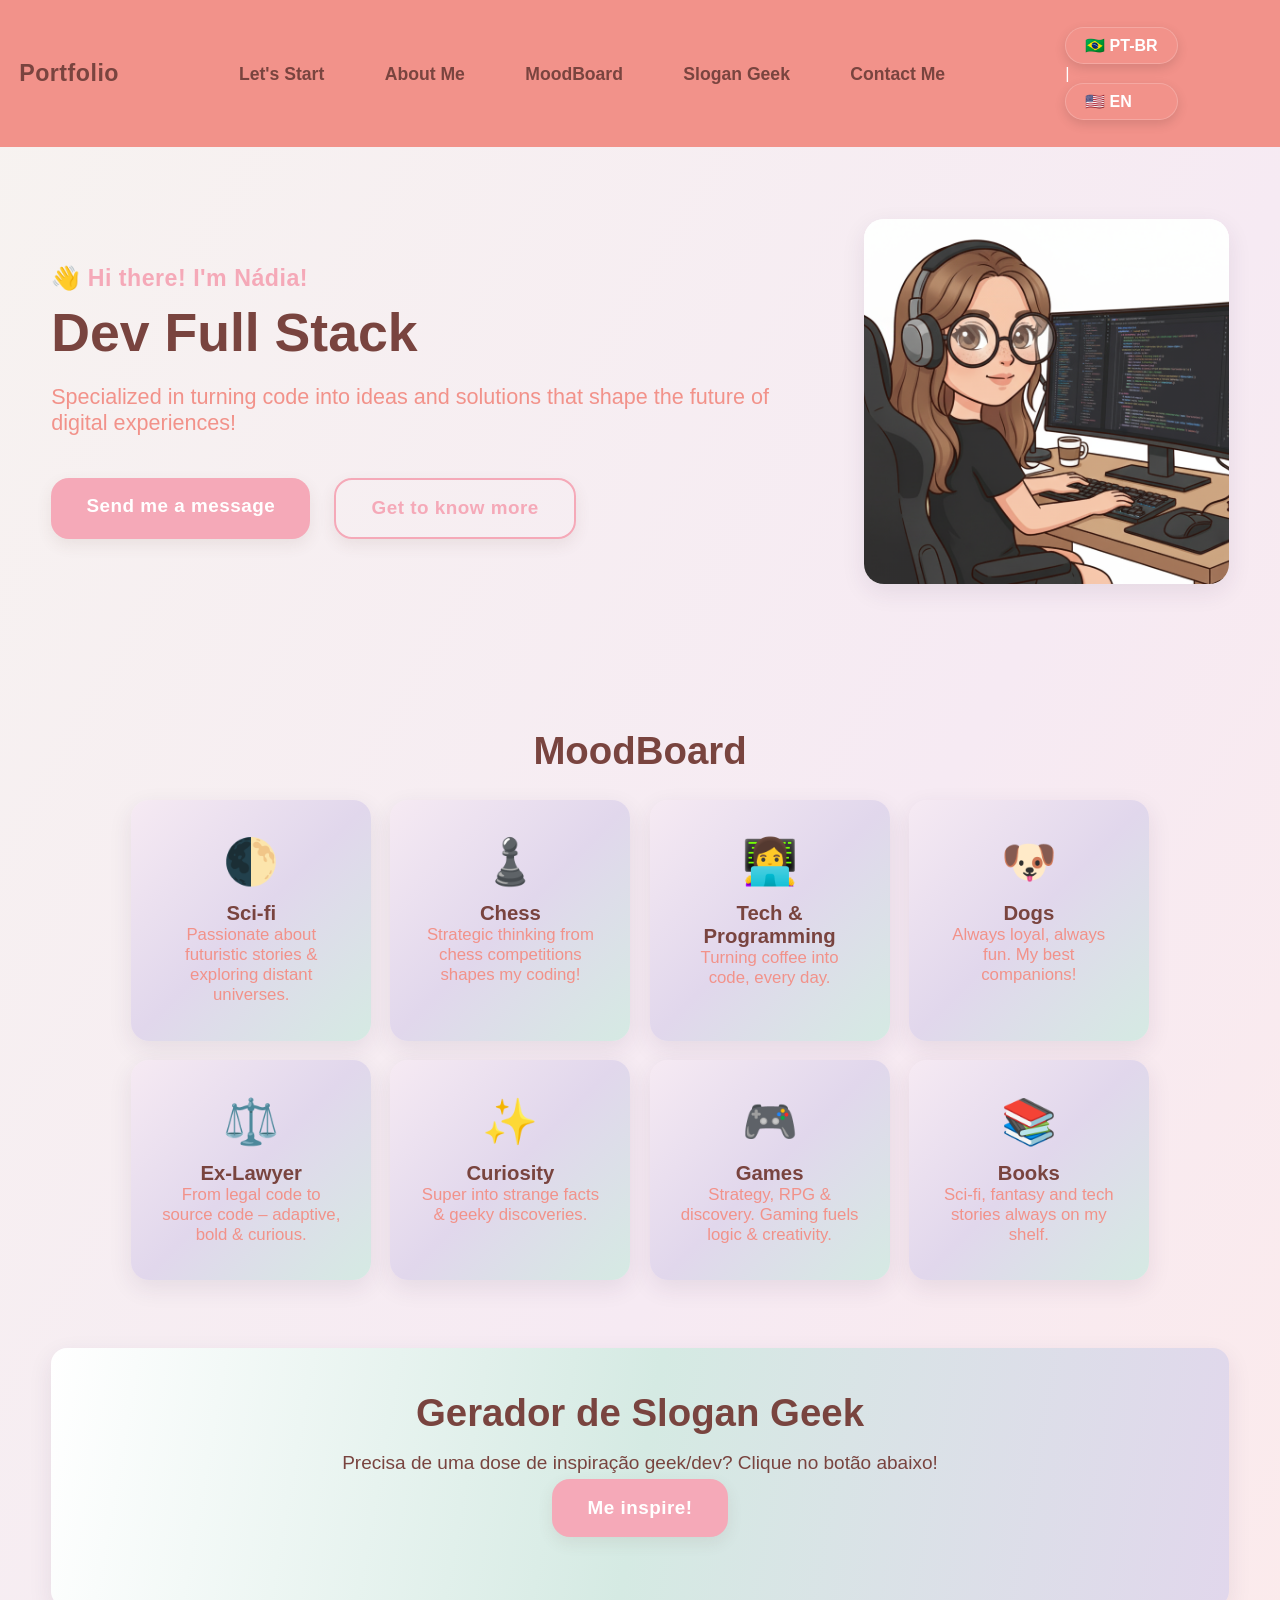
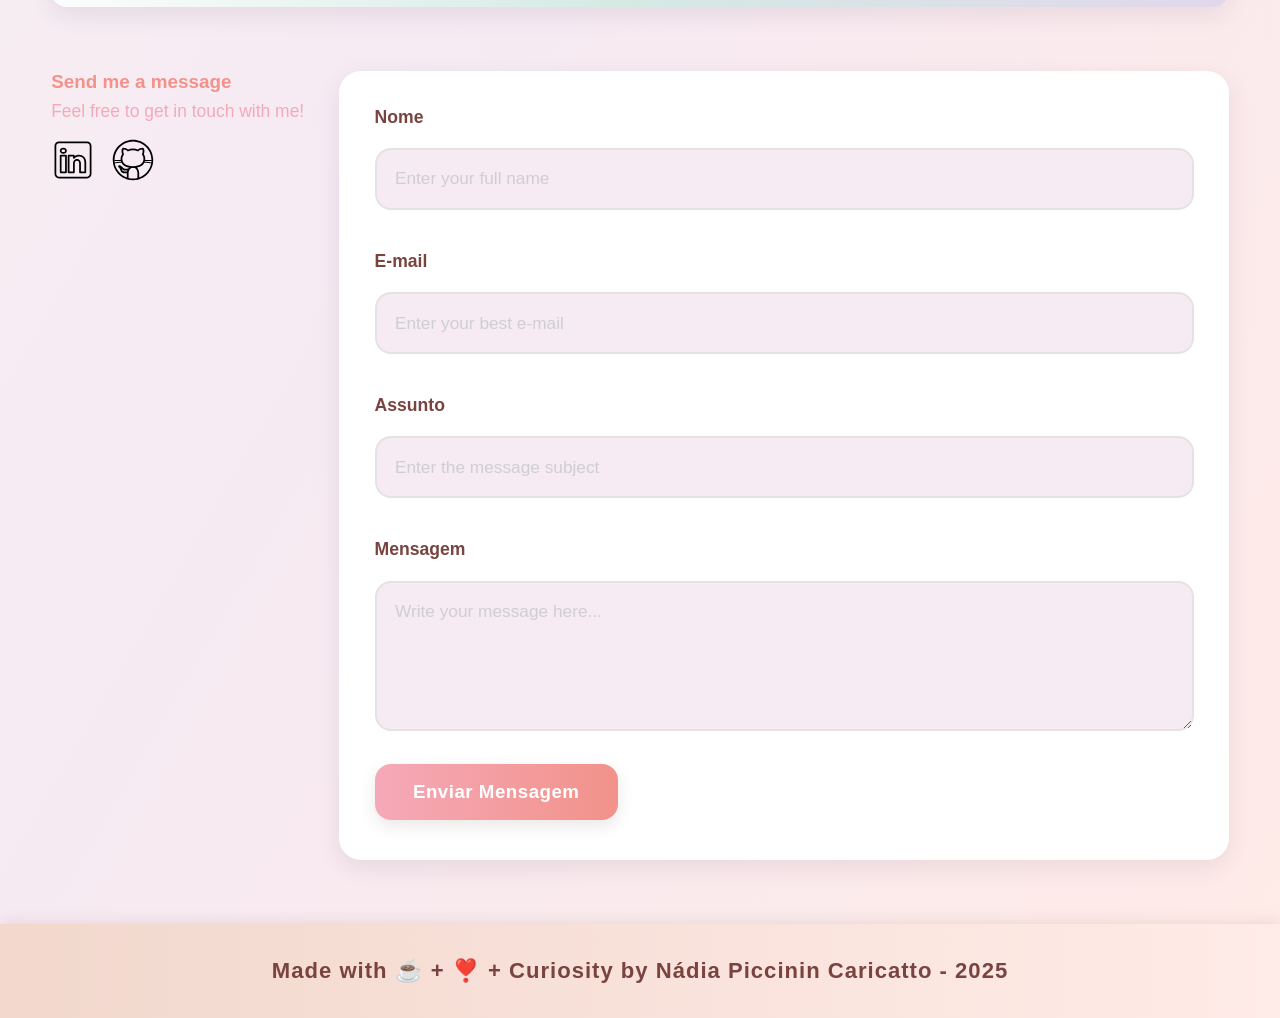
<file: index.html>
<!DOCTYPE html>
<html lang="en">
<head>
    <meta charset="UTF-8">
    <meta name="viewport" content="width=device-width, initial-scale=1.0">
    <meta name="author" content= "Nádia Piccinin Caricatto">
    <meta name="description"
        content="Nádia Piccinin Caricatto's Portfolio | Dev Full Stack | Specialized in turning code into ideas and solutions that shape the future of digital experiences! 
        Connect with me: send a message, get to know me and my projects!">
    <meta name="robots" content="index, follow">

    <link rel="stylesheet" href="./assets/css/styles.css">

    <link rel="icon" type="image/svg+xml" href="./assets/img/favicon.svg">

    <title>Nádia's Portfolio</title>
</head>
<body>

    <!-- MENU  -->
    <header class="flex menu_container">
        <article class="menu_content">
            <div id="titulo">
                <a href="index.html">Portfolio</a>
            </div>
            <nav>
                <ul class="flex menu_list">
                    <li><a href="#hero">Let's Start</a></li>
                    <li><a href="#about">About Me</a></li>
                    <li><a href="#moodboard">MoodBoard</a></li>
                    <li><a href="#slogan">Slogan Geek</a></li>
                    <li><a href="#contact">Contact Me</a></li>
                </ul>
            </nav>
            <div class="language-switch">
                <a href="index-pt.html">🇧🇷 PT-BR</a> |  
                <a href="index.html">🇺🇸 EN</a>
            </div>
        </article>
    </header>

    <!-- MAIN -->
    <main>

        <!-- #HERO -->
        <section id="hero" class="hero_container">
            <article class="hero_content">
                <h4>👋 Hi there! I'm Nádia!</h4>
                <h1>Dev Full Stack</h1>
                <p>Specialized in turning code into ideas and solutions that shape the future of digital experiences!</p>
                <div class="hero_buttons">
                    <a href="#contact" class="botao">Send me a message</a>
                    <a href="#about" class="botao-outline">Get to know more</a>
                </div>
            </article>

            <!-- IMAGEM (SEM FLUTUAÇÃO) -->
            <figure class="hero_image">
                <img
                    src="./assets/img/Dev.svg"
                    alt="Cartoon illustration of a young woman developer with long brown hair and glasses, wearing headphones and coding on a computer with multiple screens at her desk."
                    class="ilustracao"
                >
            </figure>
        </section>

        <!-- #ABOUT -->
        <section id="about" class="about_container">
            <!-- Carregado via JS com dados do GitHub -->
        </section>

        <!-- #MOODBOARD / PÍLULAS VISUAIS -->
        <section id="moodboard" class="moodboard_container">
            <h2>MoodBoard</h2>
            <div class="moodboard_cards">
                <!-- Cards gerados pelo JS -->
            </div>
        </section>

        <!-- #SLOGAN GEEK -->
        <section id="slogan" class="slogan_container">
            <h2>Gerador de Slogan Geek</h2>
            <p>Precisa de uma dose de inspiração geek/dev? Clique no botão abaixo!</p>
            <button class="botao" id="gerarSlogan">Me inspire!</button>
            <div id="resultadoSlogan" class="slogan_result"></div>
        </section>

        <!-- #CONTACT -->
        <section id="contact">
            <article class="contact_info">
                <h4>Send me a message</h4>
                <p>Feel free to get in touch with me!</p>
                <div class="social_container">
                    <a href="https://www.linkedin.com/in/nadiacaricatto/" target="_blank" class="social_icon">
                        <img src="./assets/img/linkedin.svg" alt="Linkedin link">
                    </a>
                    <a href="https://github.com/nadiacaricatto" target="_blank" class="social_icon">
                        <img src="./assets/img/github.svg" alt="GitHub link">
                    </a>
                </div>
            </article>
            <form action="https://formsubmit.co/nadia.caricatto@gmail.com" method="POST" id="formulario">
                <input type="hidden" name="_next" value="http://127.0.0.1:5500/index.html#">
                <input type="hidden" name="_captcha" value="false">
                
                <label for="nome">Nome</label>
                <input id="nome" name="nome" type="text" placeholder="Enter your full name">
                <span id="txtNome"></span>
                <label for="email">E-mail</label>
                <input id="email" name="email" type="text" placeholder="Enter your best e-mail">
                <span id="txtEmail"></span>
                <label for="assunto">Assunto</label>
                <input id="assunto" name="assunto" type="text" placeholder="Enter the message subject">
                <span id="txtAssunto"></span>
                <label for="mensagem">Mensagem</label>
                <textarea id="mensagem" name="mensagem" placeholder="Write your message here..."></textarea>
                <button class="botao" type="submit">Enviar Mensagem</button>
            </form>
        </section>
    </main>

    <!-- FOOTER -->
    <footer>
        Made with ☕ + ❣️ + Curiosity by Nádia Piccinin Caricatto - 2025
    </footer>

    <script src="./assets/js/scripts.js"></script>
</body>
</html>
</file>
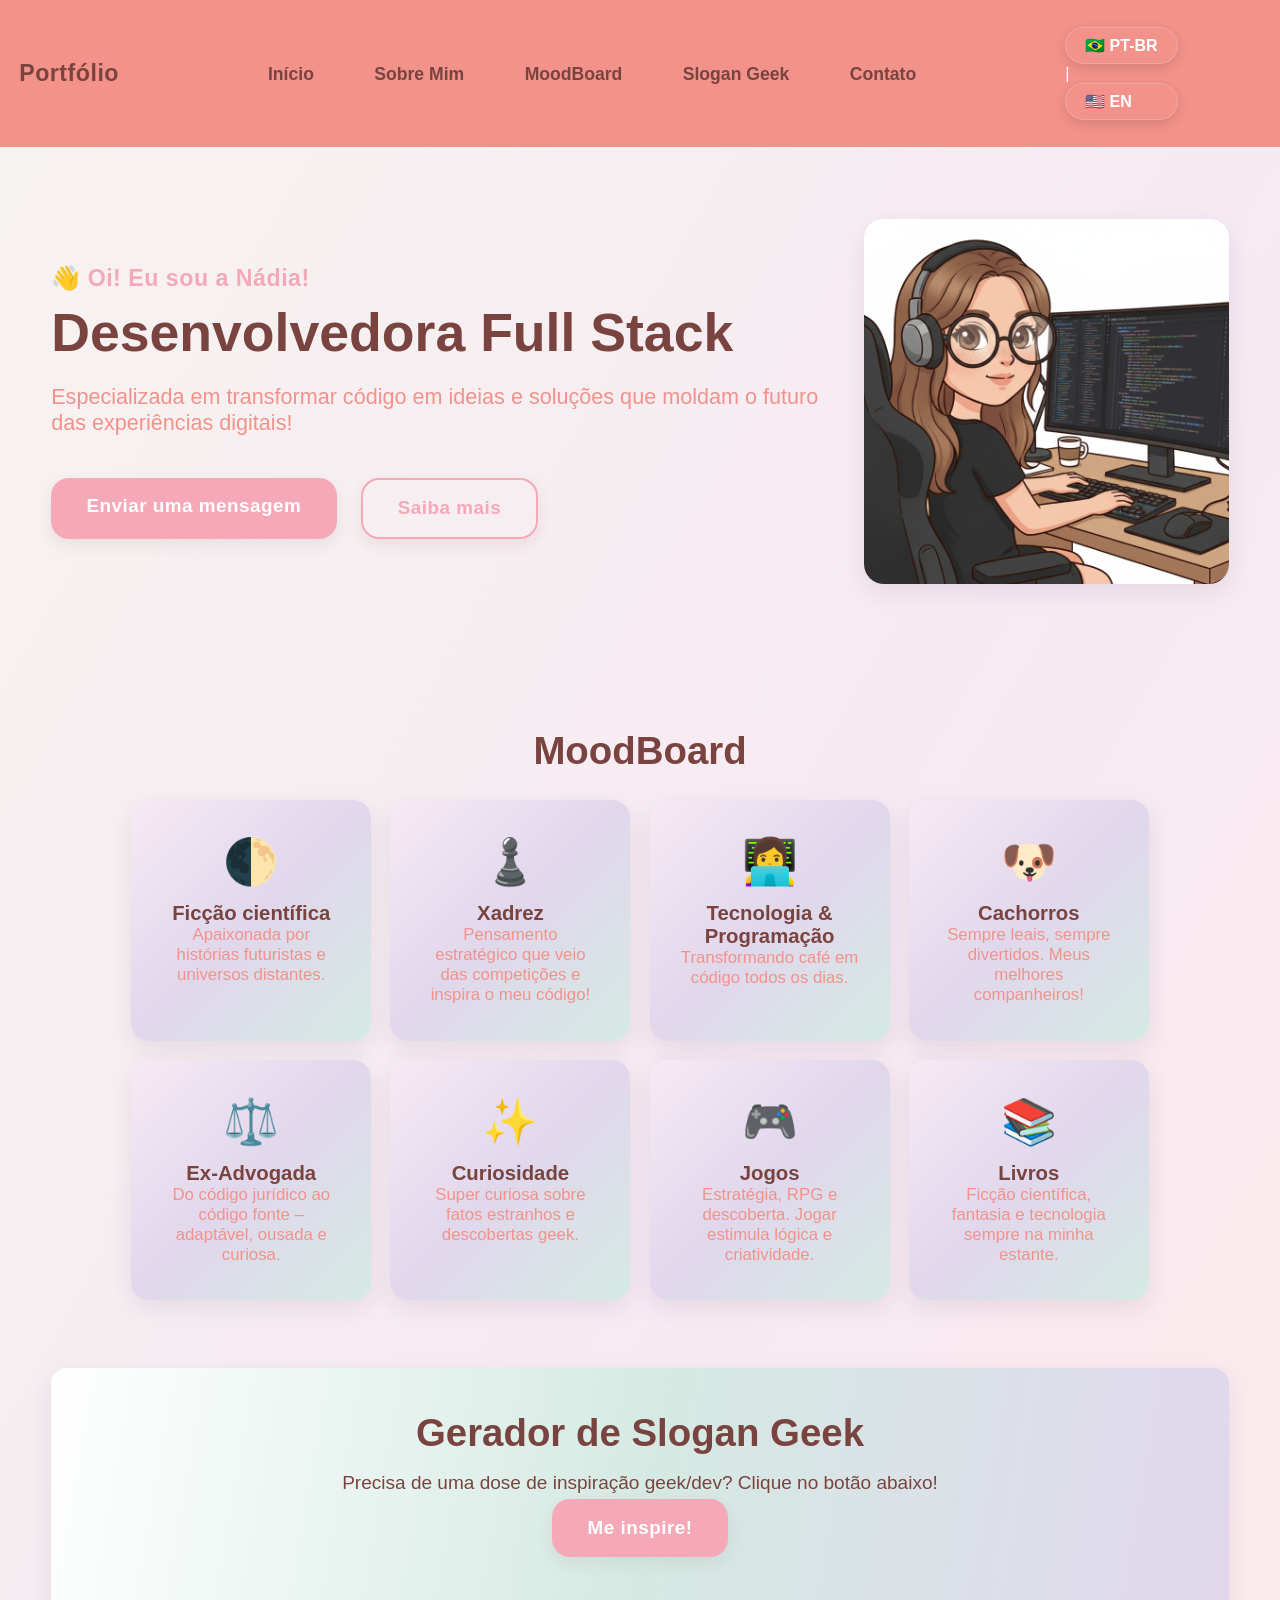
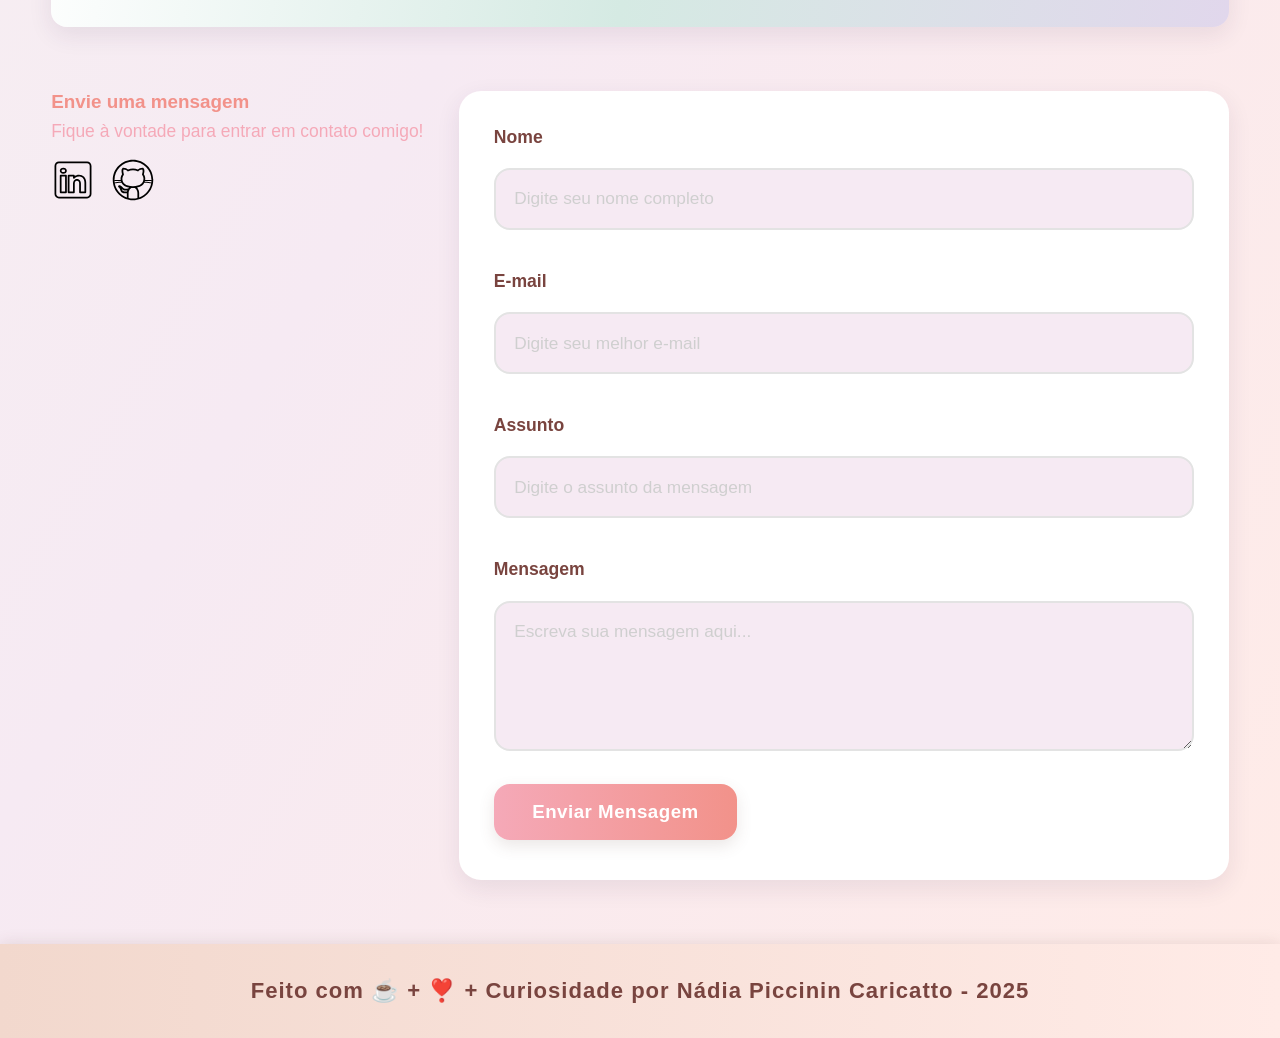
<file: index-pt.html>
<!DOCTYPE html>
<html lang="pt-br">
<head>
    <meta charset="UTF-8">
    <meta name="viewport" content="width=device-width, initial-scale=1.0">
    <meta name="author" content="Nádia Piccinin Caricatto">
    <meta name="description"
        content="Portfólio de Nádia Piccinin Caricatto | Desenvolvedora Full Stack | Especializada em transformar código em ideias e soluções que moldam o futuro das experiências digitais! 
        Conecte-se comigo: envie uma mensagem, conheça meus projetos e meu trabalho!">
    <meta name="robots" content="index, follow">

    <link rel="stylesheet" href="./assets/css/styles.css">
    <link rel="icon" type="image/svg+xml" href="./assets/img/favicon.svg">
    <title>Portfólio da Nádia</title>
</head>
<body>
    <!-- MENU -->
    <header class="flex menu_container">
        <article class="menu_content">
            <div id="titulo">
                <a href="index-pt.html">Portfólio</a>
            </div>
            <nav>
                <ul class="flex menu_list">
                    <li><a href="#hero">Início</a></li>
                    <li><a href="#about">Sobre Mim</a></li>
                    <li><a href="#moodboard">MoodBoard</a></li>
                    <li><a href="#slogan">Slogan Geek</a></li>
                    <li><a href="#contact">Contato</a></li>
                </ul>
            </nav>
            <div class="language-switch">
                <a href="index-pt.html">🇧🇷 PT-BR</a> |  
                <a href="index.html">🇺🇸 EN</a>
            </div>
        </article>
    </header>
    <!-- MAIN -->
    <main>
        <!-- #HERO -->
        <section id="hero" class="hero_container">
            <article class="hero_content">
                <h4>👋 Oi! Eu sou a Nádia!</h4>
                <h1>Desenvolvedora Full Stack</h1>
                <p>Especializada em transformar código em ideias e soluções que moldam o futuro das experiências digitais!</p>
                <div class="hero_buttons">
                    <a href="#contact" class="botao">Enviar uma mensagem</a>
                    <a href="#about" class="botao-outline">Saiba mais</a>
                </div>
            </article>
            <!-- IMAGEM SEM FLUTUAÇÃO -->
            <figure class="hero_image">
                <img
                    src="./assets/img/Dev.svg"
                    alt="Ilustração de uma jovem desenvolvedora com cabelo castanho longo e óculos, usando fones de ouvido e programando em um computador com várias telas."
                    class="ilustracao"
                >
            </figure>
        </section>

        <!-- #ABOUT -->
        <section id="about" class="about_container">
            <!-- Carregado via JS com dados do GitHub -->
        </section>

        <!-- #MOODBOARD / PÍLULAS VISUAIS -->
        <section id="moodboard" class="moodboard_container">
            <h2>MoodBoard</h2>
            <div class="moodboard_cards">
                <!-- Cards gerados pelo JS -->
            </div>
        </section>

        <!-- #SLOGAN GEEK -->
        <section id="slogan" class="slogan_container">
            <h2>Gerador de Slogan Geek</h2>
            <p>Precisa de uma dose de inspiração geek/dev? Clique no botão abaixo!</p>
            <button class="botao" id="gerarSlogan">Me inspire!</button>
            <div id="resultadoSlogan" class="slogan_result"></div>
        </section>

        <!-- #CONTACT -->
        <section id="contact">
            <article class="contact_info">
                <h4>Envie uma mensagem</h4>
                <p>Fique à vontade para entrar em contato comigo!</p>
                <div class="social_container">
                    <a href="https://www.linkedin.com/in/nadiacaricatto/" target="_blank" class="social_icon">
                        <img src="./assets/img/linkedin.svg" alt="Link para o LinkedIn">
                    </a>
                    <a href="https://github.com/nadiacaricatto" target="_blank" class="social_icon">
                        <img src="./assets/img/github.svg" alt="Link para o GitHub">
                    </a>
                </div>
            </article>
            <form action="https://formsubmit.co/nadia.caricatto@gmail.com" method="POST" id="formulario">
                <input type="hidden" name="_next" value="http://127.0.0.1:5500/index-pt.html#">
                <input type="hidden" name="_captcha" value="false">
                <label for="nome">Nome</label>
                <input id="nome" name="nome" type="text" placeholder="Digite seu nome completo">
                <span id="txtNome"></span>
                <label for="email">E-mail</label>
                <input id="email" name="email" type="text" placeholder="Digite seu melhor e-mail">
                <span id="txtEmail"></span>
                <label for="assunto">Assunto</label>
                <input id="assunto" name="assunto" type="text" placeholder="Digite o assunto da mensagem">
                <span id="txtAssunto"></span>
                <label for="mensagem">Mensagem</label>
                <textarea id="mensagem" name="mensagem" placeholder="Escreva sua mensagem aqui..."></textarea>
                <button class="botao" type="submit">Enviar Mensagem</button>
            </form>
        </section>
    </main>
    <!-- FOOTER -->
    <footer>
        Feito com ☕ + ❣️ + Curiosidade por Nádia Piccinin Caricatto - 2025
    </footer>
    <script src="./assets/js/scripts.js"></script>
</body>
</html>
</file>
<file: assets/css/styles.css>
:root {
    --bg-main: #F7F3F0;
    --white: #FFFFFF;
    --rose: #F6EAF3;
    --nude: #FFEBE7;
    --pale-pink: #E8D5DB;
    --lilac: #E1D7EC;
    --soft-blue: #D8E6F3;
    --mint: #D5EAE3;
    --gray: #F0EFEF;
    --gray-medium: #E3E3E3;
    --gray-strong: #CFCFCF;
    --highlight: #F2928A;
    --highlight-pink: #F5A9B8;
    --font-main: #79443F;    /* Marrom claro, elegante, Pinterest */
    --font-alt: #736F6F;
    --footer-bg: #F2D8CD;
    --footer-font: #79443F;
    --shadow: 0 8px 24px rgba(50, 30, 80, 0.09);
}

* {
    margin: 0;
    padding: 0;
    box-sizing: border-box;
    text-decoration: none;
    outline: none;
    font-family: 'Poppins', Arial, sans-serif;
}

body {
    background: linear-gradient(120deg, var(--bg-main), var(--rose), var(--nude));
    color: var(--font-main);
    font-size: 1.19rem;        /* Antes era 1rem */
    font-weight: 500;
}

.menu_container {
    justify-content: center;
    padding: 1.7rem 0;         /* Antes era 1.2rem */
    background-color: var(--highlight);
    color: var(--white);
    position: sticky;
    top: 0;
    z-index: 10;
}

.menu_content {
    display: flex;
    justify-content: space-between;
    align-items: center;
    width: 92%;
    max-width: 1200px;
    gap: 1.5rem;
}

#titulo {
    margin-left: 1.2rem;
}

#titulo a {
    color: var(--font-main);
    font-weight: 600;
    font-size: 1.45rem;
    letter-spacing: 0.5px;
}

#titulo a:hover {
    background-color: var(--highlight-pink);
    color: var(--font-main);
    border-radius: 8px;
    padding: 2px 10px;
}

.menu_list {
    list-style: none;
    display: flex;
    gap: 2.4rem;
}

.menu_list a {
    color: var(--font-main);
    font-weight: 600;
    font-size: 1.1rem;
    transition: color 0.3s, background 0.3s;
    border-radius: 8px;
    padding: 2px 11px;
}

.menu_list a:hover {
    background: var(--highlight-pink);
    color: var(--font-main);
}

.language-switch {
    position: static;
    font-size: 1.03rem;
}

.language-switch a {
    display: flex;
    align-items: center;
    gap: 7px;
    padding: 8px 19px;
    background-color: var(--highlight);
    border-radius: 50px;
    font-weight: 600;
    color: var(--white);
    text-decoration: none;
    box-shadow: 0 4px 12px rgba(0,0,0,0.12);
    transition: all 0.3s, transform 0.3s;
    cursor: pointer;
    border: 1px solid rgba(255,255,255,0.2);
    font-size: 1rem;
}

.language-switch a:hover {
    background-color: var(--highlight-pink);
    color: var(--font-main);
    transform: translateY(-1px) scale(1.02);
    box-shadow: 0 6px 18px rgba(0,0,0,0.19);
}

/* HERO */
.hero_container {
    display: flex;
    align-items: center;
    justify-content: space-between;
    width: 92%;
    max-width: 1200px;
    margin: 4.5rem auto;
    flex-wrap: wrap;
    gap: 2.1rem;
}
.hero_content {
    flex: 1;
    min-width: 280px;
}
.hero_content h4 {
    color: var(--highlight-pink);
    margin-bottom: 0.6rem;
    font-weight: 600;
    font-size: 1.45rem;
    letter-spacing: 0.5px;
}
.hero_content h1 {
    font-size: 3.35rem;
    color: var(--font-main);
    margin-bottom: 1.3rem;
    font-weight: 600;
}
.hero_content p {
    color: var(--highlight);
    margin-bottom: 2.3rem;
    font-size: 1.35rem;
    font-weight: 500;
}
.hero_buttons {
    display: flex;
    gap: 1.5rem;
}
.hero_image img {
    max-width: 365px;
    border-radius: 20px;
    box-shadow: var(--shadow);
}

/* BOTÕES */
.botao, .botao-outline {
    font-size: 1.18rem;
    font-weight: 600;
    padding: 1.12rem 2.2rem; /* maior */
    border-radius: 18px;
    letter-spacing: 0.5px;
    cursor: pointer;
    border: none;
    margin: 0.3rem 0;
    box-shadow: 0 6px 16px rgba(103,72,60,0.09);
    transition: all 0.25s;
}

.botao {
    background-color: var(--highlight-pink);
    color: var(--white);
}
.botao:hover {
    background-color: var(--highlight);
    color: var(--white);
    transform: scale(1.04) translateY(-2px);
}

.botao-outline {
    border: 2px solid var(--highlight-pink);
    color: var(--highlight-pink);
    background: transparent;
}
.botao-outline:hover {
    background-color: var(--highlight-pink);
    color: var(--white);
    border-color: var(--highlight);
}

/* ABOUT */
.about_container {
    display: flex;
    justify-content: space-between;
    align-items: center;
    width: 92%;
    max-width: 1200px;
    margin: 4.2rem auto;
    flex-wrap: wrap;
    gap: 2rem;
}
.about_image img {
    max-width: 310px;
    border-radius: 50%;
    border: 5px solid var(--mint);
    box-shadow: var(--shadow);
}
.about_content h2 {
    color: var(--font-main);
    margin-bottom: 1.3rem;
    font-size: 2.7rem;
    font-weight: 600;
}
.about_content p {
    color: var(--highlight);
    margin-bottom: 1.1rem;
    font-size: 1.2rem;
    font-weight: 500;
}
.about_stats {
    display: flex;
    align-items: center;
    gap: 1.3rem;
    flex-wrap: wrap;
    margin-top: 1rem;
}
.stats-wrapper {
    display: flex;
    gap: 1.1rem;
    align-items: center;
    flex-wrap: wrap;
}
.about_stats > .botao {
    margin-right: 0.8rem;
    flex-shrink: 0;
}
.stat-item {
    display: flex;
    flex-direction: column;
    align-items: center;
    justify-content: center;
    min-width: 155px;
    padding: 1.2rem 1.4rem;
    border-radius: 16px;
    background: linear-gradient(180deg, var(--white), var(--rose));
    box-shadow: var(--shadow);
    border: 1px solid var(--gray-medium);
}
.stat-number {
    font-size: 1.7rem;
    font-weight: 700;
    color: var(--font-main);
    margin-bottom: 0.2rem;
}
.stat-label {
    color: var(--highlight);
    font-weight: 500;
    font-size: 1.05rem;
}

/* MOODBOARD / PILULAS VISUAIS */
.moodboard_container {
    width: 92%;
    max-width: 1200px;
    margin: 4.2rem auto;
    text-align: center;
}
.moodboard_container h2 {
    color: var(--font-main);
    margin-bottom: 1.7rem;
    font-size: 2.4rem;
    font-weight: 600;
}
.moodboard_cards {
    display: flex;
    flex-wrap: wrap;
    gap: 1.2rem;
    justify-content: center;
}
.mood-card {
    background: linear-gradient(135deg, var(--rose), var(--lilac), var(--mint));
    border-radius: 18px;
    box-shadow: var(--shadow);
    padding: 2.2rem 1.9rem;
    min-width: 190px;
    max-width: 240px;
    text-align: center;
    transition: transform 0.27s cubic-bezier(.47,1.64,.41,.8), box-shadow 0.27s;
    cursor: pointer;
    position: relative;
    overflow: hidden;
}
.mood-card:hover {
    transform: scale(1.09) translateY(-5px) rotate(-2deg);
    box-shadow: 0 14px 32px rgba(240,180,200,0.18);
}
.mood-card .emoji {
    font-size: 2.8rem;
    margin-bottom: .9rem;
}
.mood-card .card-title {
    color: var(--font-main);
    font-weight: 600;
    font-size: 1.27rem;
}
.mood-card .card-desc {
    color: var(--highlight);
    font-size: 1.05rem;
    font-weight: 500;
}

/* SLOGAN */
.slogan_container {
    width: 92%;
    max-width: 1200px;
    margin: 4.2rem auto;
    text-align: center;
    background: linear-gradient(100deg, var(--white), var(--mint), var(--lilac));
    border-radius: 16px;
    box-shadow: var(--shadow);
    padding: 2.7rem 1.7rem;
    margin-bottom: 2rem;
}
.slogan_container h2 {
    color: var(--font-main);
    margin-bottom: 1.1rem;
    font-size: 2.4rem;
    font-weight: 600;
}
.slogan_result {
    margin-top: 1.4rem;
    color: var(--highlight);
    font-size: 1.33rem;
    font-weight: 600;
    animation: fadeIn 0.7s;
}
@keyframes fadeIn {
    0% { opacity: 0; transform: translateY(10px);}
    100% { opacity: 1; transform: translateY(0);}
}

/* CONTACT */
#contact {
    width: 92%;
    max-width: 1200px;
    margin: 4rem auto;
    display: flex;
    justify-content: space-between;
    flex-wrap: wrap;
    gap: 2.2rem;
}
.contact_info h4 {
    color: var(--highlight);
    margin-bottom: 0.5rem;
    font-weight: 600;
    font-size: 1.18rem;
}
.contact_info p {
    color: var(--highlight-pink);
    margin-bottom: 1rem;
    font-weight: 500;
    font-size: 1.09rem;
}
.social_container {
    display: flex;
    gap: 1rem;
}
.social_icon img {
    width: 44px;
    height: 44px;
    transition: transform 0.3s;
}
.social_icon img:hover {
    transform: scale(1.09);
}

/* FORMULÁRIO */
#formulario {
    flex: 1;
    display: flex;
    flex-direction: column;
    gap: 1.28rem;
    background-color: var(--white);
    padding: 2.2rem;
    border-radius: 22px;
    box-shadow: var(--shadow);
    transition: transform 0.3s, box-shadow 0.3s;
    font-size: 1.09rem;
}
#formulario:hover {
    transform: translateY(-2px);
    box-shadow: 0 8px 32px rgba(242,146,138,0.19);
}
#formulario label {
    color: var(--font-main);
    font-weight: 600;
    font-size: 1.10rem;
}
#formulario input,
#formulario textarea {
    padding: 1.15rem;
    border-radius: 16px;
    border: 2px solid var(--gray-medium);
    background-color: var(--rose);
    font-size: 1.08rem;
    color: var(--font-main);
    transition: all 0.3s;
    font-weight: 600;
}
#formulario input::placeholder,
#formulario textarea::placeholder {
    color: var(--gray-strong);
    font-size: 1.08rem;
    font-weight: 500;
}
#formulario input:focus,
#formulario textarea:focus {
    border-color: var(--highlight);
    background-color: var(--white);
    box-shadow: 0 0 8px rgba(242,146,138,0.17);
}
#formulario textarea {
    min-height: 150px;
    resize: vertical;
}
#formulario button {
    align-self: flex-start;
    background: linear-gradient(90deg, var(--highlight-pink), var(--highlight));
    color: var(--white);
    padding: 1.08rem 2.4rem;
    border-radius: 16px;
    font-size: 1.17rem;
    font-weight: 600;
    border: none;
    cursor: pointer;
    margin-top: 0.8rem;
    box-shadow: 0 6px 16px rgba(103,72,60,0.13);
    transition: all 0.3s;
}
#formulario button:hover {
    background: linear-gradient(90deg, var(--highlight), var(--rose));
    transform: scale(1.04) translateY(-1px);
}

/* FOOTER */
footer {
    text-align: center;
    padding: 2.1rem;
    font-size: 1.38rem;
    color: var(--footer-font);
    background: linear-gradient(90deg, var(--footer-bg), var(--nude));
    font-weight: 700;
    letter-spacing: 1px;
    box-shadow: 0 -1px 14px rgba(103,72,60,0.13);
}

/* RESPONSIVO */
@media (max-width: 900px) {
    .hero_container, .about_container, #contact, .moodboard_cards {
        flex-direction: column;
        text-align: center;
    }
    .hero_image img, .about_image img {
        margin: 0 auto;
    }
    .hero_buttons {
        justify-content: center;
    }
    #formulario button {
        align-self: center;
    }
    .about_stats, .stats-wrapper, .moodboard_cards {
        justify-content: center;
        gap: 1.15rem;
    }
    .stat-item {
        min-width: 170px;
    }
    footer {
        font-size: 1.1rem;
        padding: 1.7rem;
    }
}

@media (max-width: 600px) {
    .menu_content {
        flex-direction: column;
        gap: 1rem;
        align-items: center;
    }
    .menu_list {
        flex-direction: column;
        gap: 1rem;
    }
    .hero_content h1,
    .moodboard_container h2,
    .slogan_container h2 {
        font-size: 1.55rem;
    }
    .hero_content h4 {
        font-size: 1.17rem;
    }
    .stats-wrapper, .moodboard_cards {
        flex-direction: column;
        align-items: center;
    }
    .stat-item {
        width: 87%;
    }
    footer {
        font-size: 1rem;
        padding: 1.1rem;
    }
}
</file>
